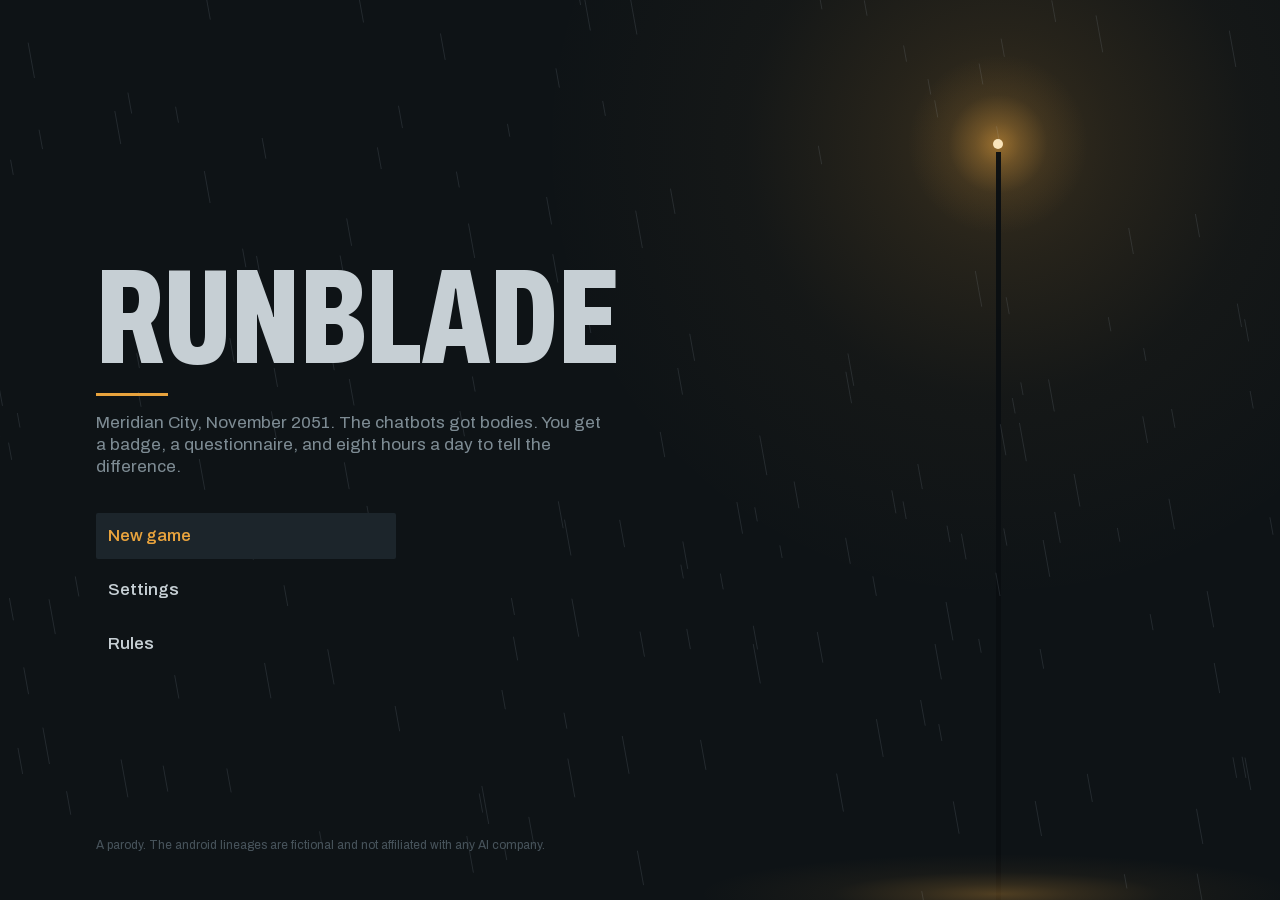
<file: html5/index.html>
<!doctype html>
<html lang="en">
  <head>
    <meta charset="utf-8" />
    <meta name="viewport" content="width=device-width, initial-scale=1, user-scalable=no" />
    <meta name="theme-color" content="#0e1316" />
    <meta name="description" content="A Turing-Kampff interrogation game. Find the androids. They talk like chatbots." />
    <title>RUNBLADE</title>
    <link rel="icon" href="data:image/svg+xml,%3Csvg xmlns='http://www.w3.org/2000/svg' viewBox='0 0 16 16'%3E%3Crect width='16' height='16' rx='2' fill='%230e1316'/%3E%3Ccircle cx='11' cy='5' r='2' fill='%23e8a33d'/%3E%3Crect x='10.5' y='6' width='1' height='9' fill='%2347535b'/%3E%3C/svg%3E" />
    <style>html,body{background:#0e1316;height:100%;margin:0}</style>
    <script type="module" crossorigin src="./assets/index-DNj5sK-F.js"></script>
    <link rel="stylesheet" crossorigin href="./assets/index-ePehVP9a.css">
    <link rel="preload" href="./assets/Archivo-DTtSpRkT.woff2" as="font" type="font/woff2" crossorigin="">
    <link rel="preload" href="./assets/MartianMono-DjmKVqBc.woff2" as="font" type="font/woff2" crossorigin="">
  </head>
  <body>
    <main id="stage" class="stage"></main>
  </body>
</html>
</file>
<file: html5/assets/index-ePehVP9a.css>
@font-face{font-family:Archivo;src:url(./Archivo-DTtSpRkT.woff2)format("woff2");font-weight:400 800;font-stretch:62% 100%;font-display:block}@font-face{font-family:Martian Mono;src:url(./MartianMono-DjmKVqBc.woff2)format("woff2");font-weight:400 620;font-stretch:87.5% 112.5%;font-display:block}html,body{background:var(--bg);overscroll-behavior:none;height:100%;margin:0;overflow:hidden}.stage{transform-origin:0 0;color:var(--fog);font-kerning:normal;-webkit-font-smoothing:antialiased;-webkit-text-size-adjust:none;-moz-text-size-adjust:none;text-size-adjust:none;-webkit-user-select:none;user-select:none;-webkit-touch-callout:none;-webkit-tap-highlight-color:transparent;touch-action:manipulation;font-family:Archivo,sans-serif;font-size:15px;font-weight:420;font-stretch:100%;line-height:21px;position:absolute;top:0;left:0;overflow:hidden}.stage *,.stage :before,.stage :after{box-sizing:border-box}:where(.stage) :where(h1,h2,h3,p){font-size:inherit;font-weight:inherit;margin:0}[hidden]{display:none!important}.display{letter-spacing:0;font-weight:800;font-stretch:62%;line-height:1.088}.mono{font-family:Martian Mono,monospace;font-weight:400;font-stretch:87.5%}.fill{width:100%;height:100%;position:absolute;inset:0}.spacer{flex:1 1 0;min-width:0;min-height:0}.widget{display:block}.dim{color:var(--fog-dim)}.faint{color:var(--fog-faint)}.sodium{color:var(--sodium)}.sodium-dim{color:var(--sodium-dim)}@media (orientation:landscape){.p{display:none!important}}@media (orientation:portrait){.l{display:none!important}}.scroll{overscroll-behavior:contain;-webkit-overflow-scrolling:touch;scrollbar-width:thin;scrollbar-color:var(--hairline) transparent;touch-action:pan-y;overflow:hidden auto}.scroll::-webkit-scrollbar{width:8px}.scroll::-webkit-scrollbar-track{background:0 0}.scroll::-webkit-scrollbar-thumb{background:var(--hairline);border-radius:0}.scroll::-webkit-scrollbar-thumb:hover{background:var(--fog-faint)}.screen{background:var(--bg);position:absolute;inset:0;overflow:hidden}.panel{background:var(--surface);border-radius:var(--radius);padding:14px}.paper{background:var(--memo);color:var(--ink);border-radius:var(--radius);padding:12px}.btn{border-radius:var(--radius);background:var(--raised);color:var(--fog);font:inherit;text-align:center;cursor:pointer;border:0;outline:none;margin:0;padding:8px 12px;font-size:15px;font-weight:540;line-height:18px;display:block}.btn:focus-visible{box-shadow:inset 0 0 0 1px var(--sodium-dim)}@media (hover:hover){.btn:hover:not(:disabled){background:var(--raised-hover);box-shadow:inset 0 0 0 1px var(--sodium-dim);color:var(--fog-hover)}}.btn:active:not(:disabled){background:var(--raised-pressed);box-shadow:inset 0 0 0 1px var(--sodium);color:var(--sodium)}.btn:disabled{background:var(--surface);color:var(--fog-faint);cursor:default}.btn.primary{color:var(--sodium)}@media (hover:hover){.btn.primary:hover:not(:disabled){color:var(--sodium-hover)}}.btn.ghost{color:var(--fog-dim);background:0 0;padding:6px 10px;font-size:14px;line-height:16px}@media (hover:hover){.btn.ghost:hover:not(:disabled){background:var(--raised);box-shadow:none;color:var(--fog-hover)}}.btn.ghost:active:not(:disabled){background:var(--raised-pressed);box-shadow:none;color:var(--sodium)}.menu-btn{text-align:left;width:100%;min-height:46px;font-size:17px;line-height:19px}.menu-btn.quiet{background:0 0}.stamp-btn{--ink-color:var(--clear);border-radius:var(--radius);background:var(--tint-06);min-width:0;height:68px;box-shadow:inset 0 0 0 2px var(--tint-55);color:var(--ink-color);cursor:pointer;border:0;outline:none;flex:1 1 0;margin:0;padding:0 12px;font-family:Archivo,sans-serif;font-size:30px;display:block}.stamp-btn.clear{--ink-color:var(--clear);--tint-06:var(--clear-06);--tint-14:var(--clear-14);--tint-26:var(--clear-26);--tint-55:var(--clear-55);--ink-light:var(--clear-light);--ink-pressed:var(--clear-pressed)}.stamp-btn.retire{--ink-color:var(--retire);--tint-06:var(--retire-06);--tint-14:var(--retire-14);--tint-26:var(--retire-26);--tint-55:var(--retire-55);--ink-light:var(--retire-light);--ink-pressed:var(--retire-pressed)}@media (hover:hover){.stamp-btn:hover:not(:disabled){background:var(--tint-14);box-shadow:inset 0 0 0 2px var(--ink-color);color:var(--ink-light)}}.stamp-btn:active:not(:disabled){background:var(--tint-26);box-shadow:inset 0 0 0 2px var(--ink-pressed);color:var(--ink-light)}.stamp-btn:disabled{box-shadow:inset 0 0 0 2px var(--hairline);color:var(--fog-faint);cursor:default;background:0 0}.overlay{z-index:10;position:absolute;inset:0}.overlay-dim{background:var(--dim-bg);position:absolute;inset:0}.overlay-center{justify-content:center;align-items:center;display:flex;position:absolute;inset:0}.overlay-panel{background:var(--surface);border-radius:var(--radius);max-width:calc(100% - 24px);max-height:calc(100% - 24px);box-shadow:inset 0 0 0 1px var(--hairline);flex-direction:column;padding:24px;display:flex}.overlay-col{flex-direction:column;flex:auto;gap:14px;min-height:0;display:flex}.overlay-header{align-items:center;gap:10px;display:flex}.overlay-title{color:var(--fog);flex:auto;margin-block:-1.5px;font-size:32px;line-height:39px}.overlay .note{color:var(--fog-dim);margin-block:-1.5px;font-size:13px;line-height:18px}.overlay-panel.pause{width:400px}.overlay-panel.settings{width:660px}.overlay-panel.rules{width:900px;height:600px}.setting-row{align-items:center;gap:8px;display:flex}.setting-name{color:var(--fog);flex:0 0 150px;font-size:15px;line-height:18px}.setting-options{flex:auto;gap:8px;display:flex}.btn.toggle{min-width:0;box-shadow:inset 0 0 0 1px var(--hairline);color:var(--fog-dim);background:0 0;flex:1 1 0;padding:7px 10px;font-size:14px;line-height:16px}.btn.toggle.on,.btn.toggle.on:hover{background:var(--sodium-tint);box-shadow:inset 0 0 0 1px var(--sodium);color:var(--sodium)}.rules-body{min-height:0;color:var(--fog-dim);white-space:pre-wrap;overflow-wrap:break-word;flex:auto;padding-right:calc(4px + .208em);font-size:15px;line-height:23px}.rules-h{color:var(--fog);font-size:18px;font-weight:680;line-height:25px}.rules-h:not(:first-child){margin-top:23px}.rules-body b{font-weight:680}@media (orientation:portrait){.overlay-panel{padding:16px;width:calc(100% - 24px)!important}.overlay-panel.rules{height:min(900px,100% - 24px)}.overlay-title{font-size:26px;line-height:32px}.overlay .close{align-self:flex-start;min-width:64px;min-height:40px}.setting-row{flex-direction:column;align-items:stretch;gap:6px}.setting-name{flex:none}.btn.toggle{min-height:40px}}.title-screen .lamp>div{position:absolute}.title-screen .lamp-haze{background:radial-gradient(closest-side,#e8a33d33,#e8a33d1c 25%,#e8a33d08 55%,#e8a33d00);width:920px;height:920px;top:calc(16% - 460px);left:calc(78% - 460px)}.title-screen .lamp-core{background:radial-gradient(closest-side,#e8a33d8c,#e8a33d4d 25%,#e8a33d16 55%,#e8a33d00);width:180px;height:180px;top:calc(16% - 90px);left:calc(78% - 90px)}.title-screen .lamp-bulb{background:#ffebc2f2;border-radius:50%;width:10px;height:10px;top:calc(16% - 5px);left:calc(78% - 5px)}.title-screen .lamp-pole{background:#0a0e11f2;width:5px;top:calc(16% + 8px);bottom:0;left:calc(78% - 2.5px)}.title-screen .lamp-pool{background:radial-gradient(closest-side,#e8a33d4d,#e8a33d2a 25%,#e8a33d0c 55%,#e8a33d00);width:600px;height:80px;bottom:-34px;left:calc(78% - 300px)}.title-col{flex-direction:column;width:520px;display:flex;position:absolute;top:72px;bottom:48px;left:96px}.title-name{color:var(--fog);font-size:136px;line-height:149px}.title-rule{background:var(--sodium);flex:none;width:72px;height:3px;margin-bottom:18px}.title-premise{width:100%;color:var(--fog-dim);margin-top:-1.5px;margin-bottom:34.5px;padding-right:.208em;font-size:17px;line-height:22px}.title-menu{flex-direction:column;gap:8px;width:300px;display:flex}.menu-btn.confirm{color:var(--sodium)}.title-footer{color:var(--fog-faint);margin-block:-1.5px;font-size:12px;line-height:17px}@media (orientation:portrait){.title-col{width:auto;inset:48px 20px 32px}.title-name{font-size:88px;line-height:97px}.title-premise,.title-menu{width:auto}}.page-scroll{z-index:1}.intro-page{flex-direction:column;gap:6px;min-height:100%;padding:56px 96px;display:flex}.intro-day{color:var(--fog);font-size:88px;line-height:97px}.intro-date{color:var(--fog-dim);margin-bottom:28px;font-size:16px;line-height:19px}.intro-row{align-items:flex-start;gap:64px;display:flex}.memo{white-space:pre-wrap;overflow-wrap:break-word;flex:none;width:600px;padding:28px calc(28px + .65em) 28px 28px;font-size:13px;line-height:22px}.intro-facts{flex-direction:column;flex:auto;gap:20px;min-width:0;display:flex}.fact{flex-direction:column;gap:2px;display:flex}.fact-label{color:var(--fog-dim);font-size:13px;line-height:15px}.fact-value{color:var(--fog);margin-block:-1.5px;font-size:17px;font-weight:540;line-height:22px}.btn.begin{min-height:52px;font-size:18px;line-height:20px}.btn.read-rules{align-self:flex-start}@media (orientation:portrait){.intro-page{padding:28px 20px}.intro-day{font-size:64px;line-height:71px}.intro-date{margin-bottom:20px}.intro-row{flex-direction:column;align-items:stretch;gap:24px}.memo{width:auto;padding:18px calc(18px + .65em) 18px 18px}}.shift{grid-template:"hud hud hud""left center right"minmax(0,1fr)"ticker ticker ticker"30px/280px minmax(0,1fr) 320px;gap:12px;display:grid;position:absolute;inset:10px 16px 0}.shift .hud{grid-area:hud}.col-left,.col-center,.col-right{flex-direction:column;gap:12px;min-width:0;min-height:0;display:flex}.shift .col-left{grid-area:left}.shift .col-center{grid-area:center}.shift .col-right{grid-area:right}.shift .ticker{grid-area:ticker}.hud{flex-direction:column;gap:10px;display:flex}.hud-row{white-space:nowrap;align-items:center;gap:14px;min-width:0;display:flex}.hud-day{color:var(--fog);font-size:26px;line-height:29px}.hud-date,.hud-subject{color:var(--fog-dim);font-size:14px;line-height:16px}.hud-clock{color:var(--sodium);font-size:34px;line-height:38px}.hud-mode{color:var(--sodium-dim);font-size:12px;line-height:14px}.hud-credits{font-size:16px;font-weight:540;line-height:19px}.hud .btn.ghost{flex:none}.pips{align-items:center;gap:4px;display:flex}.pips-label{color:var(--fog-dim);margin-right:2px;font-size:14px;line-height:16px}.pip{border-radius:var(--radius);width:10px;height:10px;box-shadow:inset 0 0 0 1px var(--fog-faint)}.pip.struck{background:var(--retire);box-shadow:inset 0 0 0 1px var(--retire)}.rule{background:var(--hairline);flex:none;height:1px}.window{background:var(--recess);border-radius:var(--radius);flex:1 1 0;min-height:270px;position:relative;overflow:hidden}.window-holder{position:absolute;inset:0;overflow:hidden}.rig{flex-direction:column;flex:none;gap:8px;display:flex}.rig-title,.evidence-title{color:var(--fog-dim);font-size:13px;font-weight:540;line-height:15px}.rig-body{flex-direction:column;gap:8px;display:flex}.meters{flex-direction:column;flex:auto;gap:8px;min-width:0;display:flex}.meter{align-items:center;gap:10px;display:flex}.meter-name{color:var(--fog-dim);flex:0 0 70px;font-size:12px;line-height:14px}.meter .gauge{flex:auto;min-width:0;height:16px}.meter-value{text-align:right;color:var(--fog);flex:0 0 58px;font-size:12px;line-height:15px}.rig .scope{flex:none;width:100%;height:44px}.rig-note{color:var(--fog-dim);margin-block:-1.5px;font-size:12px;line-height:17px}.rig-note.advisory{color:var(--sodium-dim)}.btn.next{white-space:pre;flex:none;height:48px;font-size:16px;line-height:19px}.terminal{background:var(--recess);border-radius:var(--radius);flex-direction:column;flex:1 1 0;gap:6px;min-height:0;padding:20px;display:flex}.log-scroll{flex:auto;min-height:0}.log{white-space:pre-wrap;overflow-wrap:break-word;flex-direction:column;gap:12px;display:flex}.log-system{font-size:var(--system-size);line-height:var(--system-lh);color:var(--fog-faint)}.log-you,.log-line{font-size:var(--line-size);line-height:var(--line-lh);color:var(--fog-dim)}.log-you .you,.log-line .speaker{color:var(--fog-faint)}.log-line{color:var(--fog)}.log-line.narration{color:var(--fog-dim)}.log-answer,.log-system{padding-right:.65em}.log-you,.log-line{padding-right:.208em}.log-answer{font-size:var(--answer-size);line-height:var(--answer-lh);color:var(--sodium)}.log-answer .cursor{color:var(--sodium-cursor)}.log-answer .w{cursor:pointer}.log-answer .w.flag{color:#f4e6dc;background:#d0533f59}.log-answer .fs{background:#d0533f59}.skip-hint{color:var(--fog-faint);text-align:right;flex:none;font-size:11px;line-height:13px}.questions{flex:none;grid-template-columns:repeat(3,minmax(0,1fr));gap:8px;display:grid}.btn.qbtn{text-align:left;white-space:nowrap;text-overflow:clip;font-size:14px;line-height:16px;overflow:hidden}.qnum{white-space:pre}.card-root{flex:none;height:218px;position:relative}.card{background:var(--laminate);border-radius:var(--radius);flex-direction:column;display:flex;position:absolute;inset:0;overflow:hidden}.card-band{background:var(--laminate-band);color:var(--laminate);flex:none;padding:6px 12px;font-size:11px;font-weight:540;line-height:13px}.card-body{gap:12px;min-height:0;padding:12px;display:flex}.card-photo{background:var(--recess);border-radius:var(--radius);flex:none;width:92px;height:116px;position:relative;overflow:hidden}.card-fields{min-width:0;color:var(--ink);white-space:pre-wrap;overflow-wrap:break-word;flex:auto;padding-right:.65em}.field{flex-direction:column;display:flex}.field-name{color:var(--ink-dim);font-size:10px;line-height:16px}.field-value{font-size:12px;line-height:16px}.stamp{border:3px solid var(--clear-stamp);border-radius:var(--radius);color:var(--clear-stamp);white-space:nowrap;pointer-events:none;padding:0 12px;font-size:30px;line-height:34px;position:absolute;top:50%;left:50%}.stamp.retire{border-color:var(--retire);color:var(--retire)}.note-panel{flex-direction:column;flex:none;gap:4px;display:flex}.paper-label{color:var(--ink-dim);font-size:11px;font-weight:540;line-height:13px}.note-text{white-space:pre-wrap;padding-right:.65em;font-size:13px;line-height:20px}.evidence{flex-direction:column;flex:1 1 0;gap:8px;min-height:0;display:flex}.evidence-list{min-height:0;color:var(--fog);overflow-wrap:break-word;flex:auto;font-size:13px;line-height:20px}.slip{flex:none;padding-right:calc(12px + .208em);font-size:13px;line-height:19px}.slip-heading.correct{color:var(--clear-slip)}.slip-heading.wrong{color:var(--retire-slip)}.slip-delta{color:var(--ink-dim)}.stamps{flex:none;gap:10px;display:flex}.ticker{pointer-events:none;position:relative;overflow:hidden}.ticker-text{color:var(--fog-faint);white-space:pre;will-change:transform;font-size:12px;line-height:14px;position:absolute;top:7px;left:0}@media (orientation:portrait){.shift{grid-template-rows:auto auto auto auto minmax(0,1fr) auto auto auto auto 24px;grid-template-columns:repeat(3,minmax(0,1fr));grid-template-areas:"hud hud hud""win card card""note note note""rig rig rig""term term term""q q q""evid evid evid""slip slip slip""next clear retire""ticker ticker ticker";gap:0 6px;inset:8px 8px 0}.shift .col-left,.shift .col-center,.shift .col-right,.shift .stamps{display:contents}.shift>*,.shift .col-left>*,.shift .col-center>*,.shift .col-right>*,.shift .stamps>*{margin-top:6px}.shift .hud{margin-top:0}.shift .window{grid-area:win;min-height:0}.shift .card-root{grid-area:card;height:140px}.shift .note-panel{grid-area:note}.shift .rig{grid-area:rig}.shift .terminal{grid-area:term}.shift .questions{grid-area:q}.shift .evidence{grid-area:evid}.shift .slip{grid-area:slip}.shift .next{grid-area:next}.shift .stamp-btn.clear{grid-area:clear}.shift .stamp-btn.retire{grid-area:retire}.shift .hud-row{gap:10px}.shift .hud-date,.shift .hud-gap{display:none}.shift .hud-day{font-size:22px;line-height:25px}.shift .hud-clock{font-size:28px;line-height:31px}.card-photo{display:none}.field{display:block}.field-name:after{content:"  "}.shift .rig,.shift .evidence{padding:10px}.shift .rig-title,.shift .rig-note,.shift .evidence-title{display:none}.shift .rig-body{flex-direction:row}.shift .rig .scope{width:110px;height:34px}.shift .terminal{padding:14px}.questions{gap:6px}.btn.qbtn{white-space:normal;min-height:40px;font-size:13px;line-height:15px}.shift-screen:not(.seated) .evidence{display:none}.shift .evidence{flex:none;min-height:58px}.btn.next{height:56px}.stamp-btn{height:56px;font-size:26px}.ticker{height:24px}}.debrief-col{flex-direction:column;gap:16px;display:flex;position:absolute;inset:48px 96px 40px}.debrief-header{align-items:flex-end;gap:24px;display:flex}.debrief-title{color:var(--fog);font-size:52px;line-height:57px}.debrief-header .fact{gap:0}.debrief-header .fact-label{font-size:12px;line-height:14px}.debrief-header .fact-value{margin-block:0;font-size:18px;line-height:20px}.debrief-scroll{flex:auto;min-height:0}.debrief-body{white-space:pre-wrap;overflow-wrap:break-word;padding-right:.208em;font-size:15px;line-height:23px}.entry{margin-bottom:23px}.entry-name{font-size:17px;font-weight:680;line-height:24px}.tone-fog{color:var(--fog)}.tone-dim{color:var(--fog-dim)}.tone-faint{color:var(--fog-faint)}.tone-sodium{color:var(--sodium)}.tone-sodium-dim{color:var(--sodium-dim)}.tone-retire{color:var(--retire)}.tone-clear{color:var(--clear)}.btn.go{align-self:flex-start;min-width:220px;min-height:50px;font-size:17px;line-height:19px}@media (orientation:portrait){.debrief-col{inset:28px 20px 20px}.debrief-header{flex-wrap:wrap;gap:16px}.debrief-title{flex-basis:100%;font-size:40px;line-height:45px}.debrief-header .spacer{display:none}.btn.go{align-self:stretch}}.evening-col{flex-direction:column;gap:28px;width:776px;padding:64px 0 56px 96px;display:flex}.evening-title{color:var(--fog);font-size:64px;line-height:71px}.evening-lines{flex-direction:column;gap:16px;display:flex}.evening-line{color:var(--fog);white-space:pre-wrap;padding-right:.208em;font-size:18px;line-height:26px}.evening-line.narration,.evening-line .speaker.dim{color:var(--fog-dim)}.evening-line .speaker.faint{color:var(--fog-faint)}.evening-paper{align-self:flex-start;width:460px;padding:18px calc(18px + .65em) 18px 18px;font-size:14px;line-height:21px}.evening-choices{flex-direction:column;gap:8px;display:flex}.btn.choice{text-align:left;white-space:nowrap;min-height:46px;font-size:17px;line-height:19px}.choice-num,.option-num{white-space:pre}@media (orientation:portrait){.evening-col{width:auto;padding:32px 20px}.evening-title{font-size:48px;line-height:54px}.evening-paper{align-self:stretch;width:auto}.btn.choice{white-space:normal}}.mirror{grid-template:"hud hud""left center"minmax(0,1fr)/280px minmax(0,1fr);gap:12px;display:grid;position:absolute;inset:10px 16px 16px}.mirror .hud{grid-area:hud}.mirror .col-left{grid-area:left}.mirror .col-center{grid-area:center}.mirror .window{min-height:0}.mirror .rig .scope{height:44px}.mirror-options{flex-direction:column;flex:none;gap:8px;display:flex}.mirror .btn.go,.evening-screen .btn.go{min-height:48px}.btn.option{text-align:left;white-space:normal;min-height:44px;font-size:15px;line-height:18px}.mirror .log-answer{white-space:pre-wrap}@media (orientation:portrait){.mirror{grid-template:"hud hud""win rig""center center"minmax(0,1fr)/110px minmax(0,1fr);gap:6px;inset:8px 8px 16px}.mirror .col-left{display:contents}.mirror .window{grid-area:win;min-height:110px}.mirror .rig{grid-area:rig}.mirror .rig-title,.mirror .hud-date{display:none}.mirror .hud-row{gap:10px}.mirror .rig .scope{height:34px}.mirror .col-center{gap:6px}.mirror .terminal{padding:14px}.mirror .btn.go{align-self:stretch}}.end-col{flex-direction:column;gap:18px;width:560px;display:flex;position:absolute;inset:72px 0 72px 96px}.end-title{color:var(--fog);margin-block:-1.5px;font-size:88px;line-height:100px}.end-title.retire{color:var(--retire)}.end-text{color:var(--fog-dim);margin-block:-1.5px;font-size:18px;line-height:23px}.end-stats{grid-template-columns:max-content max-content;gap:6px 40px;font-size:15px;line-height:18px;display:grid}.stat-label{color:var(--fog-dim);line-height:18px}.stat-value{color:var(--fog)}.end-buttons{gap:12px;display:flex}.btn.end-btn{min-width:200px;min-height:50px;font-size:17px;line-height:19px}@media (orientation:portrait){.end-col{width:auto;inset:40px 20px}.end-title{font-size:56px;line-height:65px}.end-buttons{flex-direction:column}}
</file>
